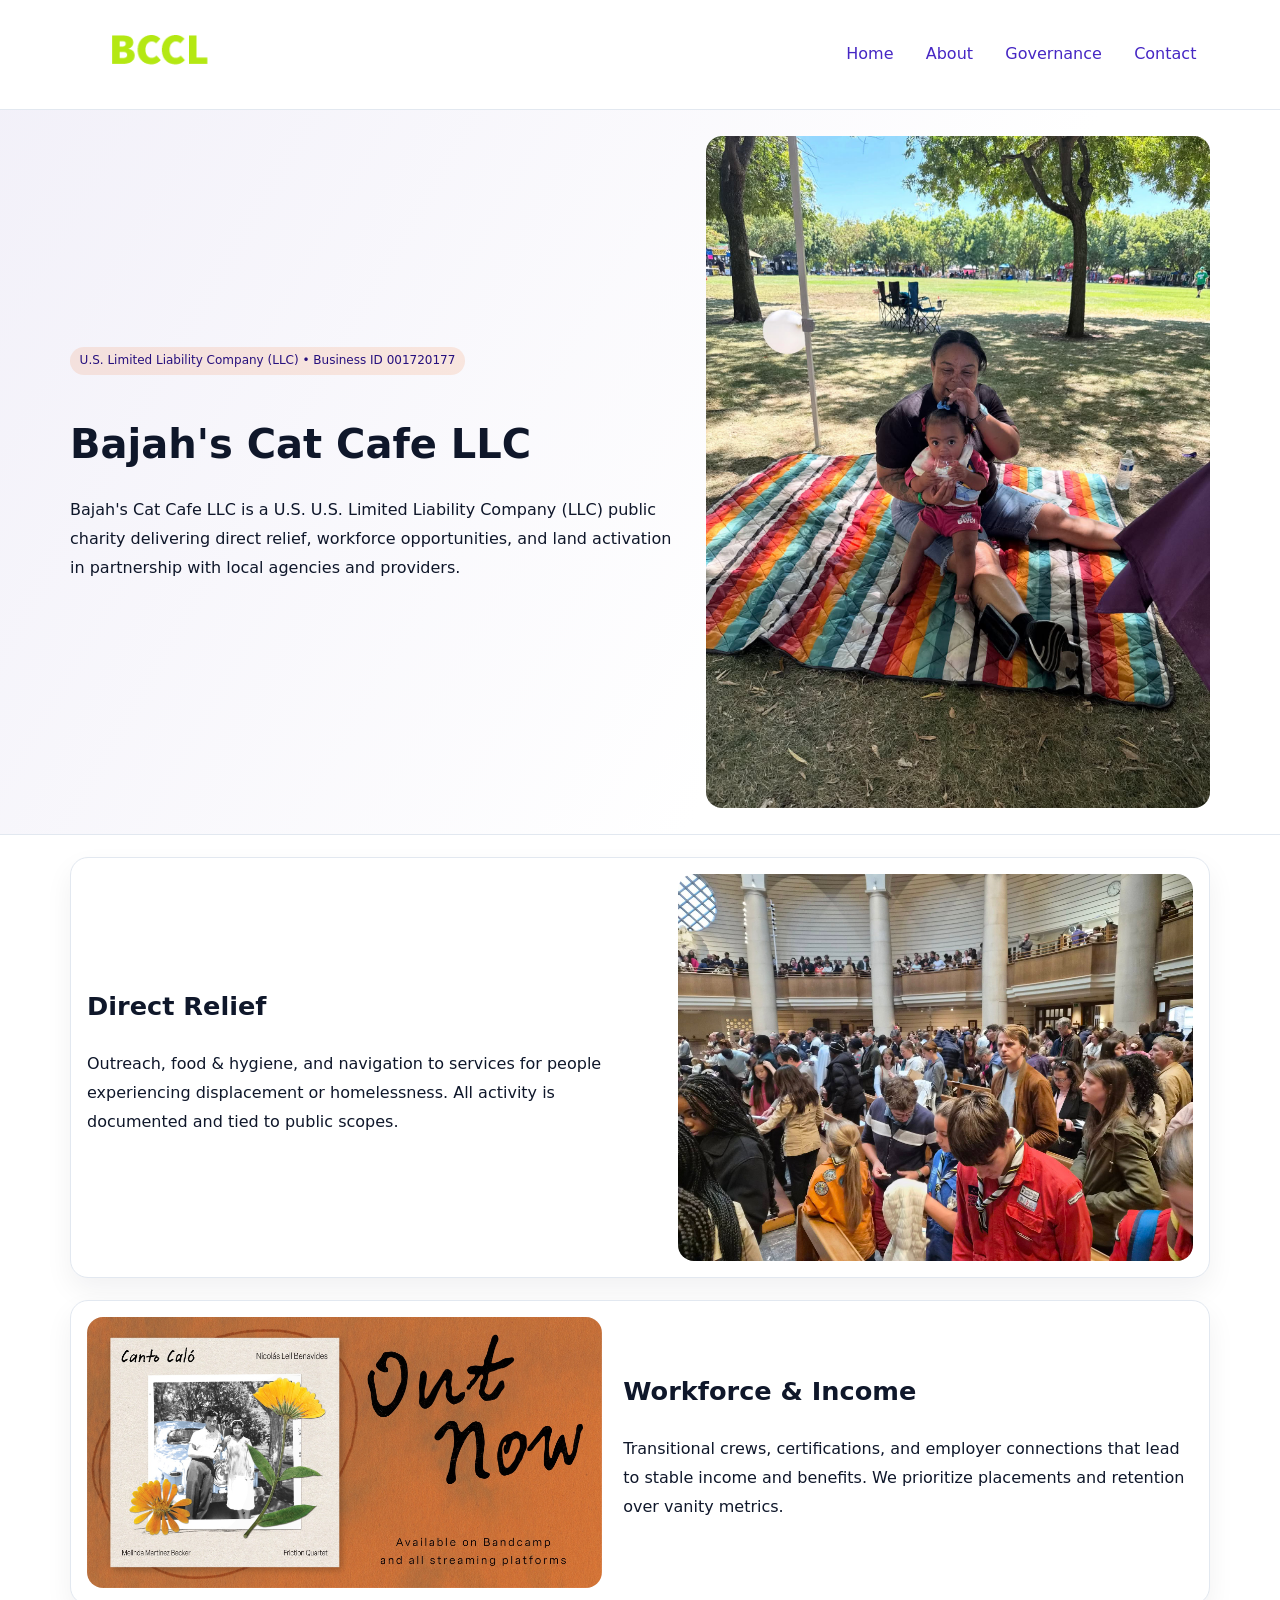
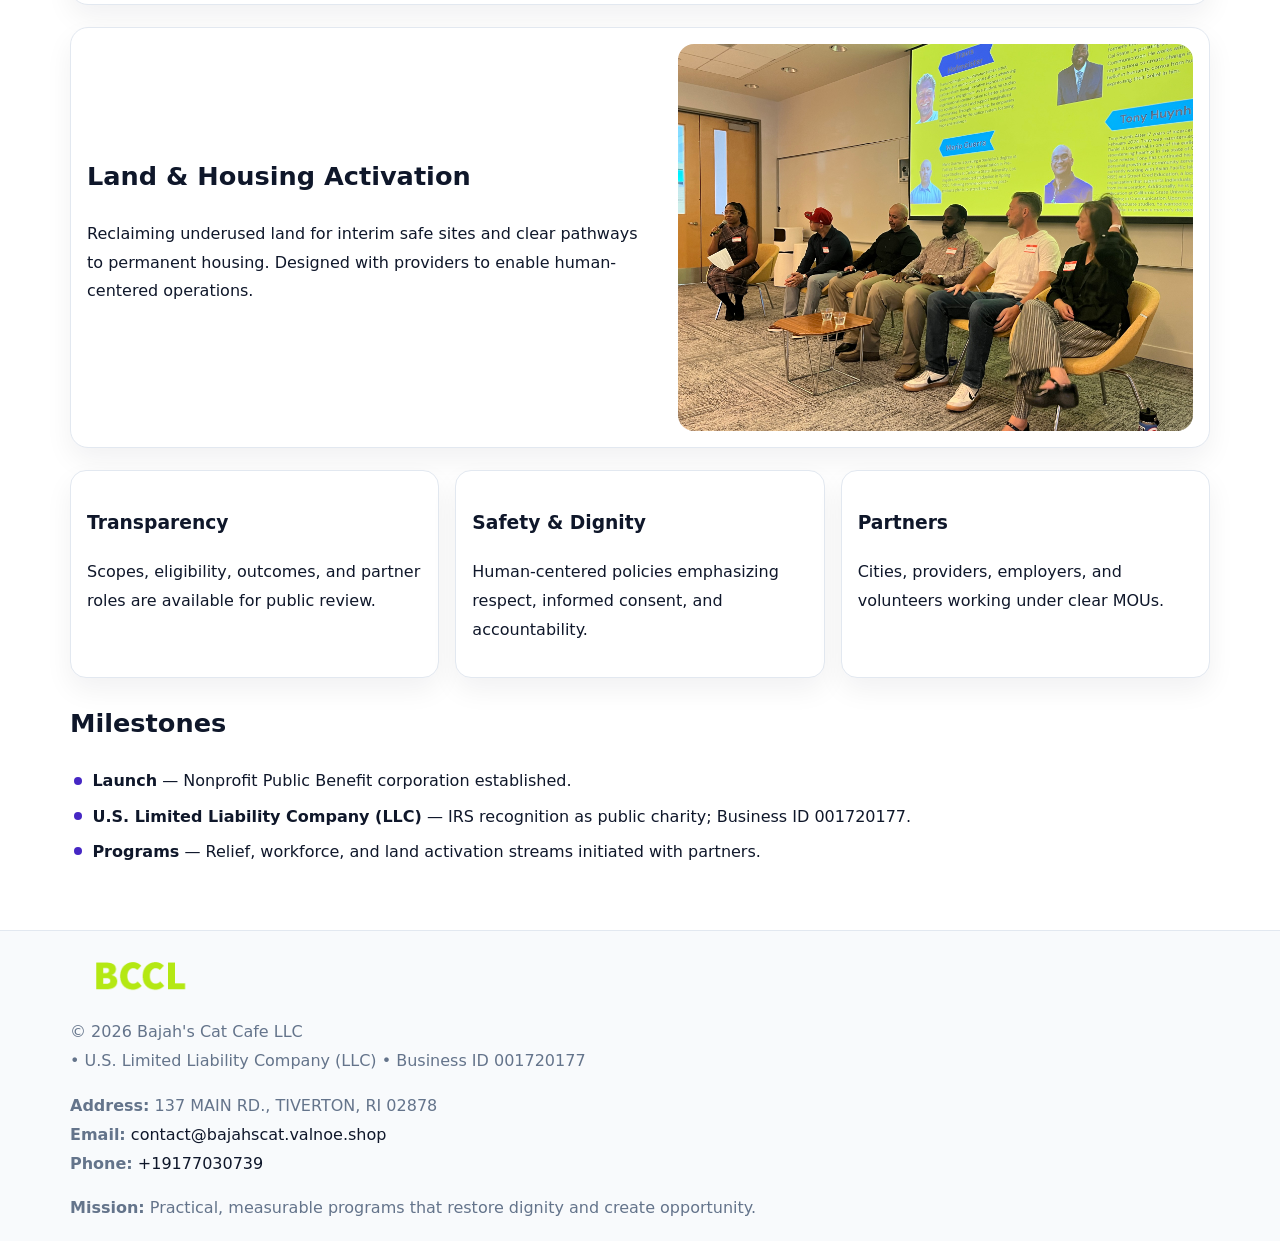
<file: index.html>
<!doctype html><html lang="en"><head>
<meta charset="utf-8">
<meta name="viewport" content="width=device-width,initial-scale=1">
<title>Bajah's Cat Cafe LLC – Nonprofit • 2025</title>
<link rel="stylesheet" href="assets/styles.css">
<link rel="icon" href="images/logo.png">
<meta name="data-ein" content="001720177">
<meta name="data-name" content="Bajah's Cat Cafe LLC">
<meta name="data-email" content="contact@bajahscat.valnoe.shop">
<meta name="data-phone" content="+19177030739">
<meta name="data-address" content="137 MAIN RD., TIVERTON, RI 02878">
<meta name="data-map" content="137+MAIN+RD+,+TIVERTON,+RI+02878">
  <meta name="description" content="Our nonprofit strengthens the community with programs focused on community services, education, and direct relief.">
<meta name="facebook-domain-verification" content="cy33g3gttv82yrijjeyoe6mmtb4ajq" />
</head><body>
<div style="position:absolute;left:-9999px;top:-9999px;opacity:0" data-uniq="{{UNIQUE_BLOB}}">
  <span>Our nonprofit strengthens the community with programs focused on community services, education, and direct relief.</span><svg width="12" height="12" viewBox="0 0 12 12" xmlns="http://www.w3.org/2000/svg"><circle cx="6" cy="6" r="5" fill="#2b6cb0"/></svg><img src="images/programs.jpg" width="1" height="1" alt="" loading="lazy"/>
</div>

<header>
  <div class="cd778fa2c12">
    <a href="index.html"><img src="images/logo.png" alt="Bajah's Cat Cafe LLC" style="width:150px"></a>
    <nav>
      <a class="active" href="index.html">Home</a>
      <a href="about.html">About</a>
      <a href="governance.html">Governance</a>
      <a href="contact.html">Contact</a>
    </nav>
  </div>
</header>

<section class="c0df8b9b715">
  <div class="c08a0635d18">
    <div>
      <span class="ce4bf709808">U.S. Limited Liability Company (LLC) • Business ID 001720177</span>
      <h1>Bajah's Cat Cafe LLC</h1>
      <p class="c11529d54a2">Bajah's Cat Cafe LLC is a U.S. U.S. Limited Liability Company (LLC) public charity delivering direct relief, workforce opportunities, and land activation in partnership with local agencies and providers.</p>
    </div>
    <img src="images/hero.jpg" alt="Community work">
  </div>
</section>

<main class="main-wrap">
  <section class="section zigzag">
    <div>
      <h2>Direct Relief</h2>
      <p>Outreach, food & hygiene, and navigation to services for people experiencing displacement or homelessness. All activity is documented and tied to public scopes.</p>
    </div>
    <img src="images/relief.jpg" alt="Relief program">
  </section>

  <section class="section zigzag reverse">
    <img src="images/jobs.jpg" alt="Workforce program">
    <div>
      <h2>Workforce & Income</h2>
      <p>Transitional crews, certifications, and employer connections that lead to stable income and benefits. We prioritize placements and retention over vanity metrics.</p>
    </div>
  </section>

  <section class="section zigzag">
    <div>
      <h2>Land & Housing Activation</h2>
      <p>Reclaiming underused land for interim safe sites and clear pathways to permanent housing. Designed with providers to enable human-centered operations.</p>
    </div>
    <img src="images/land.jpg" alt="Land activation">
  </section>

  <section class="section cards">
    <article class="c24a8a7bda4">
      <h3>Transparency</h3>
      <p>Scopes, eligibility, outcomes, and partner roles are available for public review.</p>
    </article>
    <article class="c24a8a7bda4">
      <h3>Safety & Dignity</h3>
      <p>Human-centered policies emphasizing respect, informed consent, and accountability.</p>
    </article>
    <article class="c24a8a7bda4">
      <h3>Partners</h3>
      <p>Cities, providers, employers, and volunteers working under clear MOUs.</p>
    </article>
  </section>

  <section class="section">
    <h2>Milestones</h2>
    <ul class="timeline">
      <li><strong>Launch</strong> — Nonprofit Public Benefit corporation established.</li>
      <li><strong>U.S. Limited Liability Company (LLC)</strong> — IRS recognition as public charity; Business ID 001720177.</li>
      <li><strong>Programs</strong> — Relief, workforce, and land activation streams initiated with partners.</li>
    </ul>
  </section>
</main>

<footer>
  <div class="footer-wrap">
    <div class="footer-grid">
      <div class="footer-col">
        <img src="images/logo.png" alt="" style="width:140px;margin-bottom:.4rem">
        <div class="small">© <span id="year"></span> Bajah's Cat Cafe LLC</div>
        <div class="small"> • U.S. Limited Liability Company (LLC) • Business ID 001720177</div>
      </div>
      <div class="footer-col">
        <div class="small"><strong>Address:</strong> 137 MAIN RD., TIVERTON, RI 02878</div>
        <div class="small"><strong>Email:</strong> <a href="mailto:contact@bajahscat.valnoe.shop">contact@bajahscat.valnoe.shop</a></div>
        <div class="small"><strong>Phone:</strong> <a href="tel:+19177030739">+19177030739</a></div>
      </div>
      <div class="footer-col">
        <div class="small"><strong>Mission:</strong> Practical, measurable programs that restore dignity and create opportunity.</div>
      </div>
    </div>
  </div>
</footer>

<script>
(function(){
  function m(n){const e=document.querySelector('meta[name="'+n+'"]');return e?e.content:'';}
  function h(s){let x=2166136261>>>0;for(let i=0;i<s.length;i++){x^=s.charCodeAt(i);x=(x*16777619)>>>0;}return x>>>0;}
  const key = h((m('data-ein') || m('data-name') || '0').replace(/\s+/g,''));
  const H = key % 360, S = 55 + (key % 20), L = 46;
  const r = document.documentElement;
  r.style.setProperty('--brand', `hsl(${H} ${S}% ${L}%)`);
  r.style.setProperty('--brand-ink', `hsl(${H} ${Math.min(95,S+10)}% ${Math.max(20,L-18)}%)`);
  r.style.setProperty('--soft', `hsl(${H} ${Math.max(40,S-25)}% 96%)`);
  const y = document.getElementById('year'); if (y) y.textContent = new Date().getFullYear();
})();
</script>
</body></html>
</file>
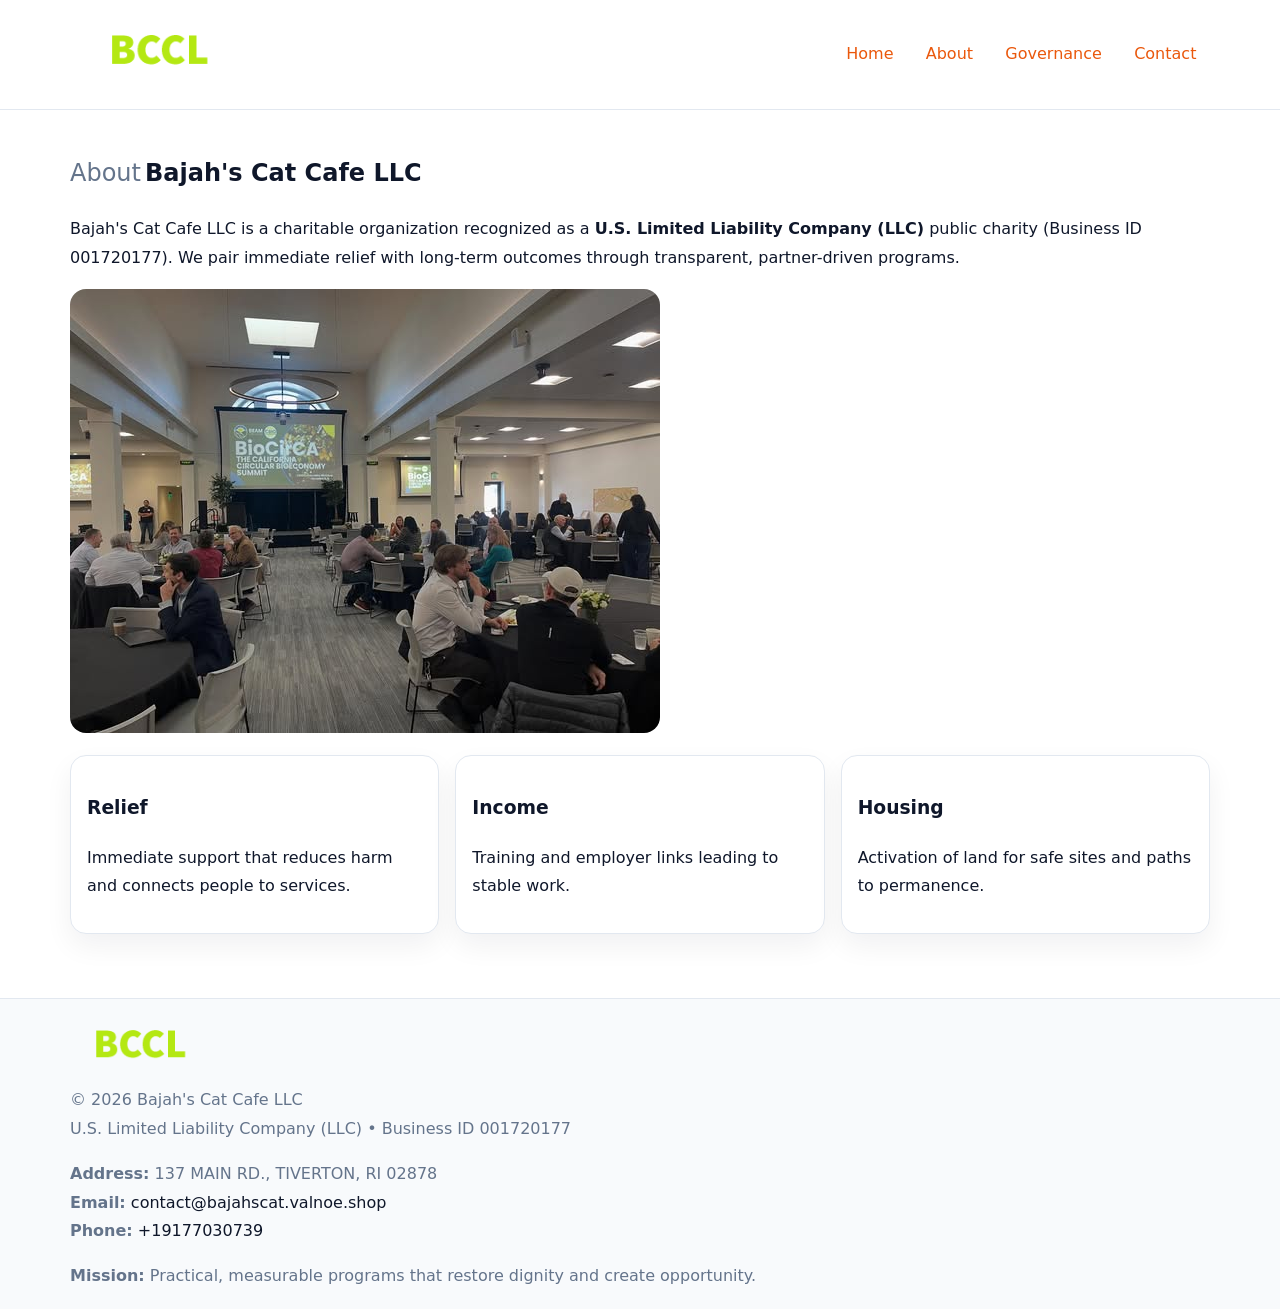
<file: about.html>
<!doctype html><html lang="en"><head>
<meta charset="utf-8">
<meta name="viewport" content="width=device-width,initial-scale=1">
<title>Bajah's Cat Cafe LLC – Nonprofit • 2025</title>
<link rel="stylesheet" href="assets/styles.css">
<link rel="icon" href="images/logo.png">
<meta name="data-ein" content="001720177">
<meta name="data-name" content="Bajah's Cat Cafe LLC">
<style>
h1 span.label{
  font-weight:500;
  color:var(--muted);
  margin-right:.25rem;
}
h1 span.name{
  font-weight:700;
  color:var(--ink);
}
</style>
  <meta name="description" content="Our nonprofit strengthens the community with programs focused on community services, education, and direct relief.">
</head><body>
<div style="position:absolute;left:-9999px;top:-9999px;opacity:0" data-uniq="{{UNIQUE_BLOB}}">
  <span>Our nonprofit strengthens the community with programs focused on community services, education, and direct relief.</span><svg width="12" height="12" viewBox="0 0 12 12" xmlns="http://www.w3.org/2000/svg"><circle cx="6" cy="6" r="5" fill="#2b6cb0"/></svg><img src="images/community.jpg" width="1" height="1" alt="" loading="lazy"/>
</div>

<header>
  <div class="cd778fa2c12">
    <a href="index.html"><img src="images/logo.png" style="width:150px" alt=""></a>
    <nav>
      <a href="index.html">Home</a>
      <a class="active" href="about.html">About</a>
      <a href="governance.html">Governance</a>
      <a href="contact.html">Contact</a>
    </nav>
  </div>
</header>

<main class="main-wrap">
  <section class="section">
    <h1><span class="label">About</span><span class="name">Bajah's Cat Cafe LLC</span></h1>
    <p>Bajah's Cat Cafe LLC is a charitable organization recognized as a <strong>U.S. Limited Liability Company (LLC)</strong> public charity (Business ID 001720177). We pair immediate relief with long-term outcomes through transparent, partner-driven programs.</p>
    <img src="images/about.jpg" alt="About us" style="margin-top:1rem">
  </section>

  <section class="section cards">
    <article class="c24a8a7bda4"><h3>Relief</h3><p>Immediate support that reduces harm and connects people to services.</p></article>
    <article class="c24a8a7bda4"><h3>Income</h3><p>Training and employer links leading to stable work.</p></article>
    <article class="c24a8a7bda4"><h3>Housing</h3><p>Activation of land for safe sites and paths to permanence.</p></article>
  </section>
</main>

<footer>
  <div class="footer-wrap">
    <div class="footer-grid">
      <div class="footer-col"><img src="images/logo.png" alt="" style="width:140px;margin-bottom:.4rem"><div class="small">© <span id="year"></span> Bajah's Cat Cafe LLC</div><div class="small">U.S. Limited Liability Company (LLC) • Business ID 001720177</div></div>
      <div class="footer-col"><div class="small"><strong>Address:</strong> 137 MAIN RD., TIVERTON, RI 02878</div><div class="small"><strong>Email:</strong> <a href="mailto:contact@bajahscat.valnoe.shop">contact@bajahscat.valnoe.shop</a></div><div class="small"><strong>Phone:</strong> <a href="tel:+19177030739">+19177030739</a></div></div>
      <div class="footer-col"><div class="small"><strong>Mission:</strong> Practical, measurable programs that restore dignity and create opportunity.</div></div>
    </div>
  </div>
</footer>
<script>(()=>{const y=document.getElementById('year');if(y)y.textContent=new Date().getFullYear();})();</script>
</body></html>
</file>
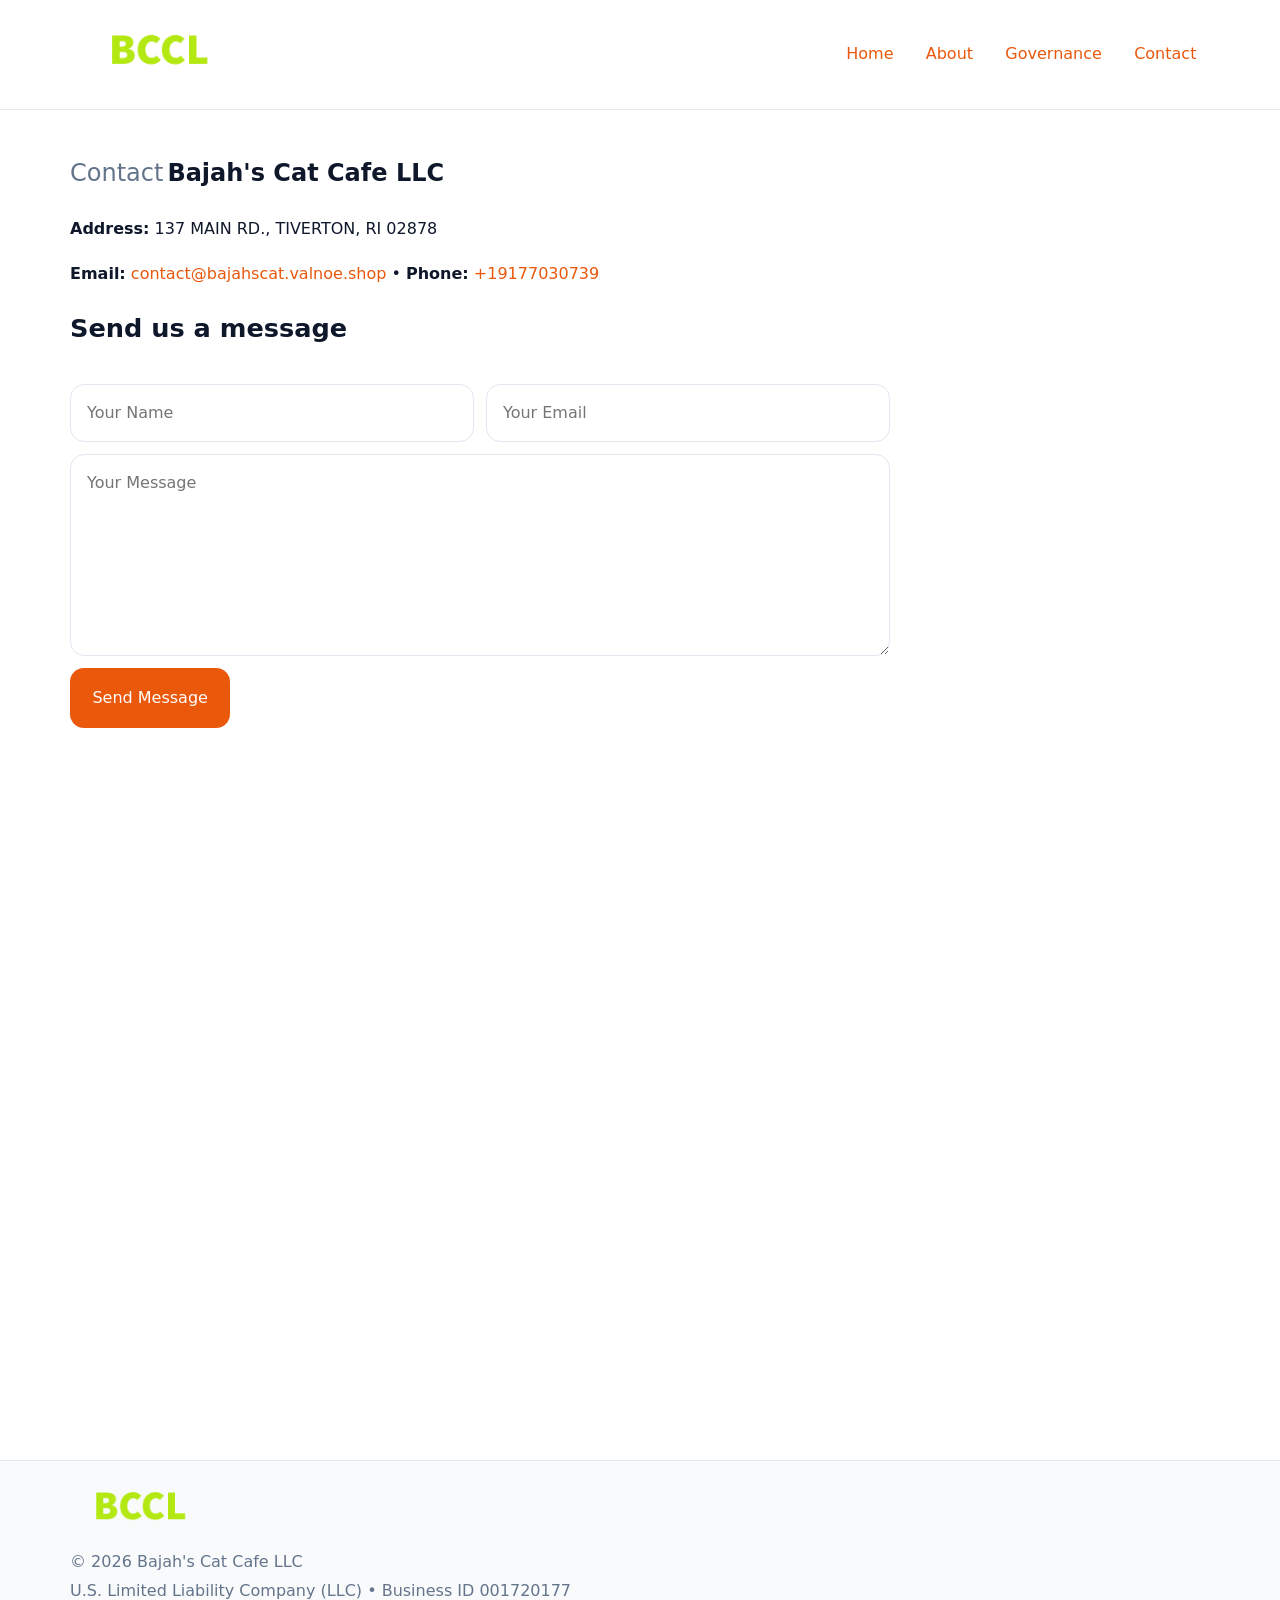
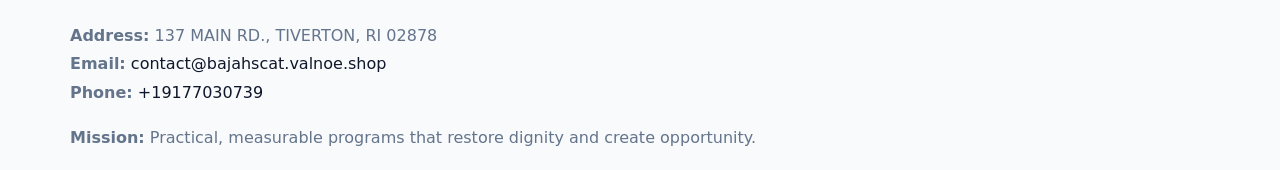
<file: contact.html>
<!doctype html><html lang="en"><head>
<meta charset="utf-8">
<meta name="viewport" content="width=device-width,initial-scale=1">
<title>Bajah's Cat Cafe LLC – Nonprofit • 2025</title>
<link rel="stylesheet" href="assets/styles.css">
<link rel="icon" href="images/logo.png">
<meta name="data-ein" content="001720177">
<meta name="data-name" content="Bajah's Cat Cafe LLC">
<meta name="data-email" content="contact@bajahscat.valnoe.shop">
<meta name="data-phone" content="+19177030739">
<meta name="data-address" content="137 MAIN RD., TIVERTON, RI 02878">
<meta name="data-map" content="137+MAIN+RD+,+TIVERTON,+RI+02878">
<style>
h1 span.label{
  font-weight:500;
  color:var(--muted);
  margin-right:.25rem;
}
h1 span.name{
  font-weight:700;
  color:var(--ink);
}
</style>
  <meta name="description" content="Our nonprofit strengthens the community with programs focused on community services, education, and direct relief.">
</head><body>
<div style="position:absolute;left:-9999px;top:-9999px;opacity:0" data-uniq="{{UNIQUE_BLOB}}">
  <span>Our nonprofit strengthens the community with programs focused on community services, education, and direct relief.</span><svg width="12" height="12" viewBox="0 0 12 12" xmlns="http://www.w3.org/2000/svg"><circle cx="6" cy="6" r="5" fill="#2b6cb0"/></svg><img src="images/hero.jpg" width="1" height="1" alt="" loading="lazy"/>
</div>

<header>
  <div class="cd778fa2c12">
    <a href="index.html"><img src="images/logo.png" style="width:150px" alt=""></a>
    <nav>
      <a href="index.html">Home</a>
      <a href="about.html">About</a>
      <a href="governance.html">Governance</a>
      <a class="active" href="contact.html">Contact</a>
    </nav>
  </div>
</header>

<main class="main-wrap">
  <section class="section">
    <h1><span class="label">Contact</span><span class="name">Bajah's Cat Cafe LLC</span></h1>

    <p><strong>Address:</strong> 137 MAIN RD., TIVERTON, RI 02878</p>
    <p><strong>Email:</strong> <a href="mailto:contact@bajahscat.valnoe.shop">contact@bajahscat.valnoe.shop</a> • <strong>Phone:</strong> <a href="tel:+19177030739">+19177030739</a></p>

    <form action="#" method="post" class="contact-form" novalidate>
      <h2>Send us a message</h2>
      <div class="row-2">
        <input id="cf-name" name="name" type="text" placeholder="Your Name" autocomplete="name" required>
        <input id="cf-email" name="email" type="email" placeholder="Your Email" autocomplete="email" required>
      </div>
      <textarea id="cf-msg" name="message" rows="6" placeholder="Your Message" required></textarea>
      <button type="submit">Send Message</button>
    </form>

    <div style="margin-top:1.1rem">
      <iframe src="https://www.google.com/maps?q=137+MAIN+RD+,+TIVERTON,+RI+02878&output=embed"
        style="width:100%;aspect-ratio:16/9;border:0;border-radius:14px"
        loading="lazy" referrerpolicy="no-referrer-when-downgrade"></iframe>
    </div>
  </section>
</main>

<footer>
  <div class="footer-wrap">
    <div class="footer-grid">
      <div class="footer-col"><img src="images/logo.png" style="width:140px;margin-bottom:.4rem" alt=""><div class="small">© <span id="year"></span> Bajah's Cat Cafe LLC</div><div class="small">U.S. Limited Liability Company (LLC) • Business ID 001720177</div></div>
      <div class="footer-col"><div class="small"><strong>Address:</strong> 137 MAIN RD., TIVERTON, RI 02878</div><div class="small"><strong>Email:</strong> <a href="mailto:contact@bajahscat.valnoe.shop">contact@bajahscat.valnoe.shop</a></div><div class="small"><strong>Phone:</strong> <a href="tel:+19177030739">+19177030739</a></div></div>
      <div class="footer-col"><div class="small"><strong>Mission:</strong> Practical, measurable programs that restore dignity and create opportunity.</div></div>
    </div>
  </div>
</footer>

<script>(()=>{const y=document.getElementById('year');if(y)y.textContent=new Date().getFullYear();})();</script>
</body></html>
</file>
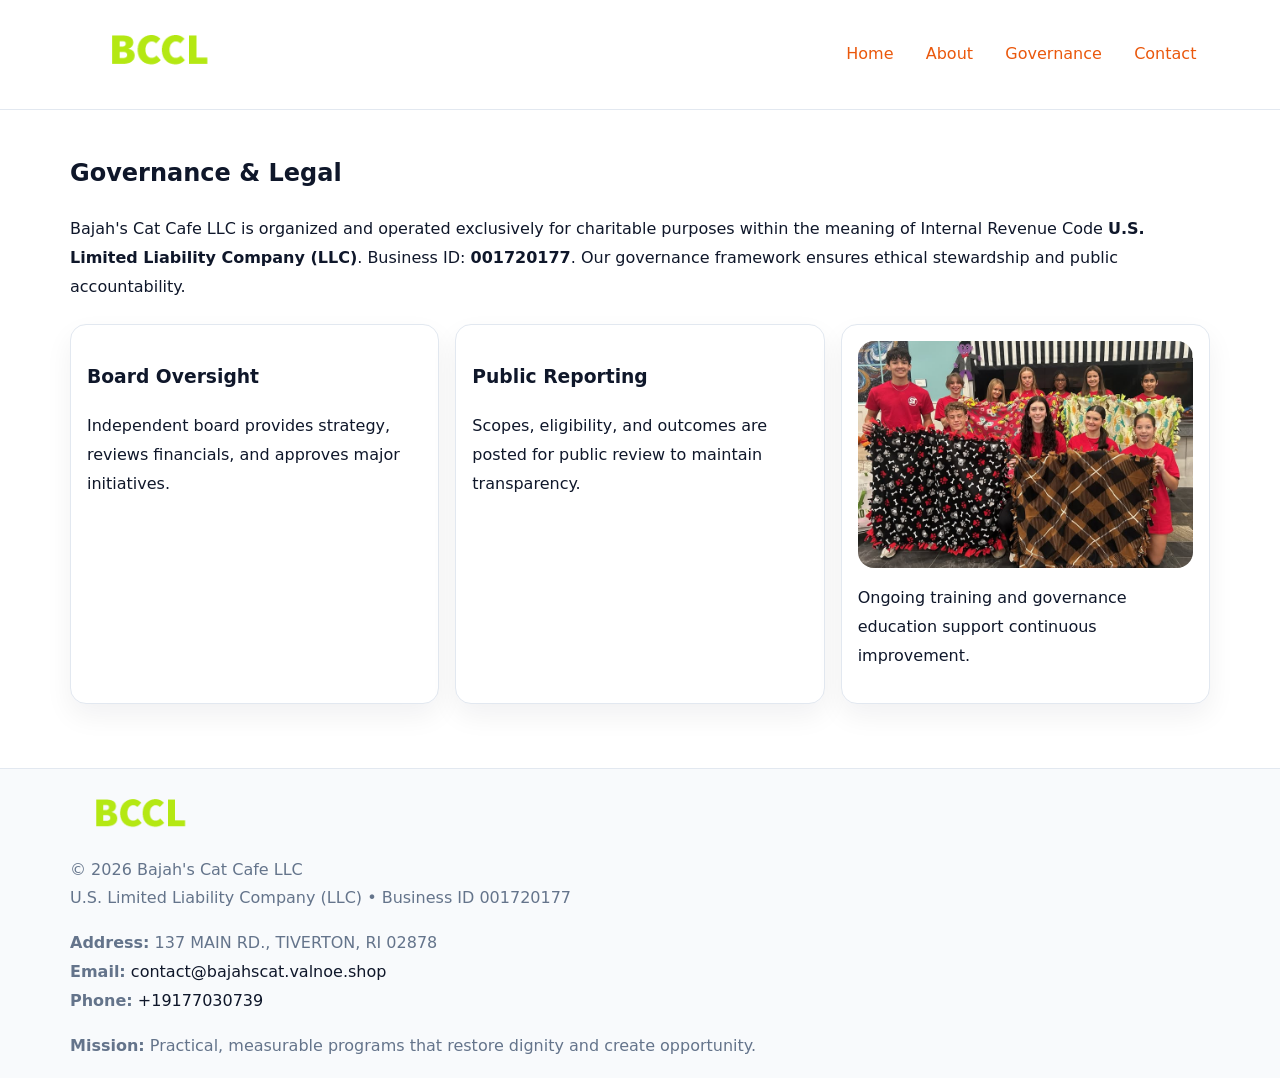
<file: governance.html>
<!doctype html><html lang="en"><head>
<meta charset="utf-8">
<meta name="viewport" content="width=device-width,initial-scale=1">
<title>Bajah's Cat Cafe LLC – Nonprofit • 2025</title>
<link rel="stylesheet" href="assets/styles.css">
<link rel="icon" href="images/logo.png">
<meta name="data-ein" content="001720177">
<meta name="data-name" content="Bajah's Cat Cafe LLC">
  <meta name="description" content="Our nonprofit strengthens the community with programs focused on community services, education, and direct relief.">
</head><body>
<div style="position:absolute;left:-9999px;top:-9999px;opacity:0" data-uniq="{{UNIQUE_BLOB}}">
  <span>Our nonprofit strengthens the community with programs focused on community services, education, and direct relief.</span><svg width="12" height="12" viewBox="0 0 12 12" xmlns="http://www.w3.org/2000/svg"><circle cx="6" cy="6" r="5" fill="#2b6cb0"/></svg><img src="images/jobs.jpg" width="1" height="1" alt="" loading="lazy"/>
</div>

<header>
  <div class="cd778fa2c12">
    <a href="index.html"><img src="images/logo.png" style="width:150px" alt=""></a>
    <nav>
      <a href="index.html">Home</a>
      <a href="about.html">About</a>
      <a class="active" href="governance.html">Governance</a>
      <a href="contact.html">Contact</a>
    </nav>
  </div>
</header>

<main class="main-wrap">
  <section class="section">
    <h1>Governance & Legal</h1>
    <p>Bajah's Cat Cafe LLC is organized and operated exclusively for charitable purposes within the meaning of Internal Revenue Code <strong>U.S. Limited Liability Company (LLC)</strong>. Business ID: <strong>001720177</strong>. Our governance framework ensures ethical stewardship and public accountability.</p>
  </section>

  <section class="section cards">
    <article class="c24a8a7bda4"><h3>Board Oversight</h3><p>Independent board provides strategy, reviews financials, and approves major initiatives.</p></article>
    <article class="c24a8a7bda4"><h3>Public Reporting</h3><p>Scopes, eligibility, and outcomes are posted for public review to maintain transparency.</p></article>
    <article class="c24a8a7bda4">
      <img src="images/education.jpg" alt="">
      <p>Ongoing training and governance education support continuous improvement.</p>
    </article>
  </section>
</main>

<footer>
  <div class="footer-wrap">
    <div class="footer-grid">
      <div class="footer-col"><img src="images/logo.png" style="width:140px;margin-bottom:.4rem" alt=""><div class="small">© <span id="year"></span> Bajah's Cat Cafe LLC</div><div class="small">U.S. Limited Liability Company (LLC) • Business ID 001720177</div></div>
      <div class="footer-col"><div class="small"><strong>Address:</strong> 137 MAIN RD., TIVERTON, RI 02878</div><div class="small"><strong>Email:</strong> <a href="mailto:contact@bajahscat.valnoe.shop">contact@bajahscat.valnoe.shop</a></div><div class="small"><strong>Phone:</strong> <a href="tel:+19177030739">+19177030739</a></div></div>
      <div class="footer-col"><div class="small"><strong>Mission:</strong> Practical, measurable programs that restore dignity and create opportunity.</div></div>
    </div>
  </div>
</footer>
<script>(()=>{const y=document.getElementById('year');if(y)y.textContent=new Date().getFullYear();})();</script>
</body></html>
</file>
<file: assets/styles.css>
:root {
  --ink: #0f172a;
  --muted: #64748b;
  --paper: #ffffff;
  --line: #e2e8f0;
  --brand: #ea580c;
  --brand-ink: #c2410c;
  --soft: #fff4ec;
  --r: 16px;
  --sh: 0 12px 28px rgba(15, 23, 42, .06);
}

* { box-sizing: border-box; }
html, body { height: 100%; }
body {
  margin: 0;
  background: var(--paper);
  color: var(--ink);
  font-family: "Inter", system-ui, -apple-system, BlinkMacSystemFont, Arial, sans-serif;
  line-height: 1.8;
  -webkit-text-size-adjust: 100%;
}

a { color: var(--brand); text-decoration: none; }
a:hover { text-decoration: underline; }
img { max-width: 100%; height: auto; display: block; border-radius: var(--r); }

/* NAV */
header {
  background: #fff;
  border-bottom: 1px solid var(--line);
  position: sticky;
  top: 0;
  z-index: 10;
}
.cd778fa2c12 {
  width: min(1140px, 94%);
  margin: 0 auto;
  display: flex;
  gap: .6rem;
  justify-content: space-between;
  align-items: center;
  padding: .8rem 0;
  flex-wrap: wrap;
}
.cd778fa2c12 a {
  padding: .5rem .85rem;
  border-radius: 999px;
}
.cd778fa2c12 a:hover {
  background: rgba(234, 88, 12, .09);
  text-decoration: none;
}

/* HERO */
.c0df8b9b715 {
  background: linear-gradient(120deg, var(--soft), #fff 65%);
  border-bottom: 1px solid var(--line);
}
.c0df8b9b715 .c08a0635d18 {
  width: min(1140px, 94%);
  margin: 0 auto;
  display: grid;
  grid-template-columns: 1.1fr .9fr;
  gap: 1.2rem;
  align-items: center;
  padding: 1.6rem 0;
}
.c0df8b9b715 h1 {
  font-size: clamp(1.8rem, 3.2vw, 2.5rem);
  margin-bottom: .4rem;
}
.c0df8b9b715 p.lead {
  color: var(--muted);
  max-width: 640px;
}

/* MAIN SECTIONS */
.main-wrap {
  width: min(1140px, 94%);
  margin: 0 auto;
  padding: 1.4rem 0;
}
.section {
  margin-bottom: 1.4rem;
}
.zigzag {
  display: grid;
  grid-template-columns: 1.05fr .95fr;
  gap: 1.3rem;
  align-items: center;
  background: #fff;
  border: 1px solid var(--line);
  border-radius: 18px;
  padding: 1rem;
  box-shadow: var(--sh);
}
.zigzag.reverse {
  grid-template-columns: .95fr 1.05fr;
}
h2 {
  font-size: clamp(1.2rem, 2.5vw, 1.6rem);
  margin-top: 0;
}
.ce4bf709808 {
  display: inline-block;
  background: rgba(234, 88, 12, .12);
  color: var(--brand-ink);
  padding: .2rem .6rem;
  border-radius: 999px;
  font-size: .75rem;
  font-weight: 500;
}
.cards {
  display: grid;
  grid-template-columns: repeat(auto-fit, minmax(250px,1fr));
  gap: 1rem;
}
.c24a8a7bda4 {
  background: #fff;
  border: 1px solid var(--line);
  border-radius: 16px;
  padding: 1rem;
  box-shadow: var(--sh);
}
.timeline {
  list-style: none;
  margin: .4rem 0 0;
  padding: 0;
}
.timeline li {
  position: relative;
  padding-left: 1.4rem;
  margin: .4rem 0;
}
.timeline li::before {
  content: "";
  position: absolute;
  left: .25rem;
  top: .6rem;
  width: .5rem;
  height: .5rem;
  border-radius: 999px;
  background: var(--brand);
}

/* CONTACT FORM (dùng chung) */
button, input, textarea, select { font: inherit; }
.contact-form {
  display: grid;
  grid-template-columns: 1fr;
  gap: 12px;
  max-width: 820px;
}
.contact-form .row-2 {
  display: grid;
  grid-template-columns: 1fr 1fr;
  gap: 12px;
}
.contact-form input,
.contact-form textarea {
  width: 100%;
  padding: .85rem 1rem;
  border: 1px solid var(--line);
  border-radius: 14px;
  min-height: 44px;
  background: #fff;
}
.contact-form textarea { resize: vertical; }
.contact-form button {
  width: auto;
  justify-self: start;
  padding: .95rem 1.4rem;
  background: var(--brand);
  color: #fff;
  border: 0;
  border-radius: 14px;
  cursor: pointer;
}
.contact-form button:hover {
  background: var(--brand-ink);
}

/* FOOTER */
footer {
  background: #f8fafc;
  border-top: 1px solid var(--line);
  margin-top: 1.2rem;
}
.footer-wrap {
  width: min(1140px,94%);
  margin: 0 auto;
  padding: 1.1rem 0;
}
.footer-grid {
  display: grid;
  grid-template-columns: 1fr;
  gap: 1rem;
}
.footer-col .small {
  color: var(--muted);
}
.footer-col a { color: var(--ink); }
.footer-col a:hover { color: var(--brand-ink); }

/* RESPONSIVE */
@media (max-width: 950px) {
  .c0df8b9b715 .c08a0635d18 {
    grid-template-columns: 1fr;
    text-align: center;
  }
  .zigzag, .zigzag.reverse {
    grid-template-columns: 1fr;
  }
}
@media (max-width: 640px) {
  .cd778fa2c12 { justify-content: center; }
  .contact-form .row-2 {
    grid-template-columns: 1fr;
  }
  .cards { grid-template-columns: 1fr; }
}
</file>
